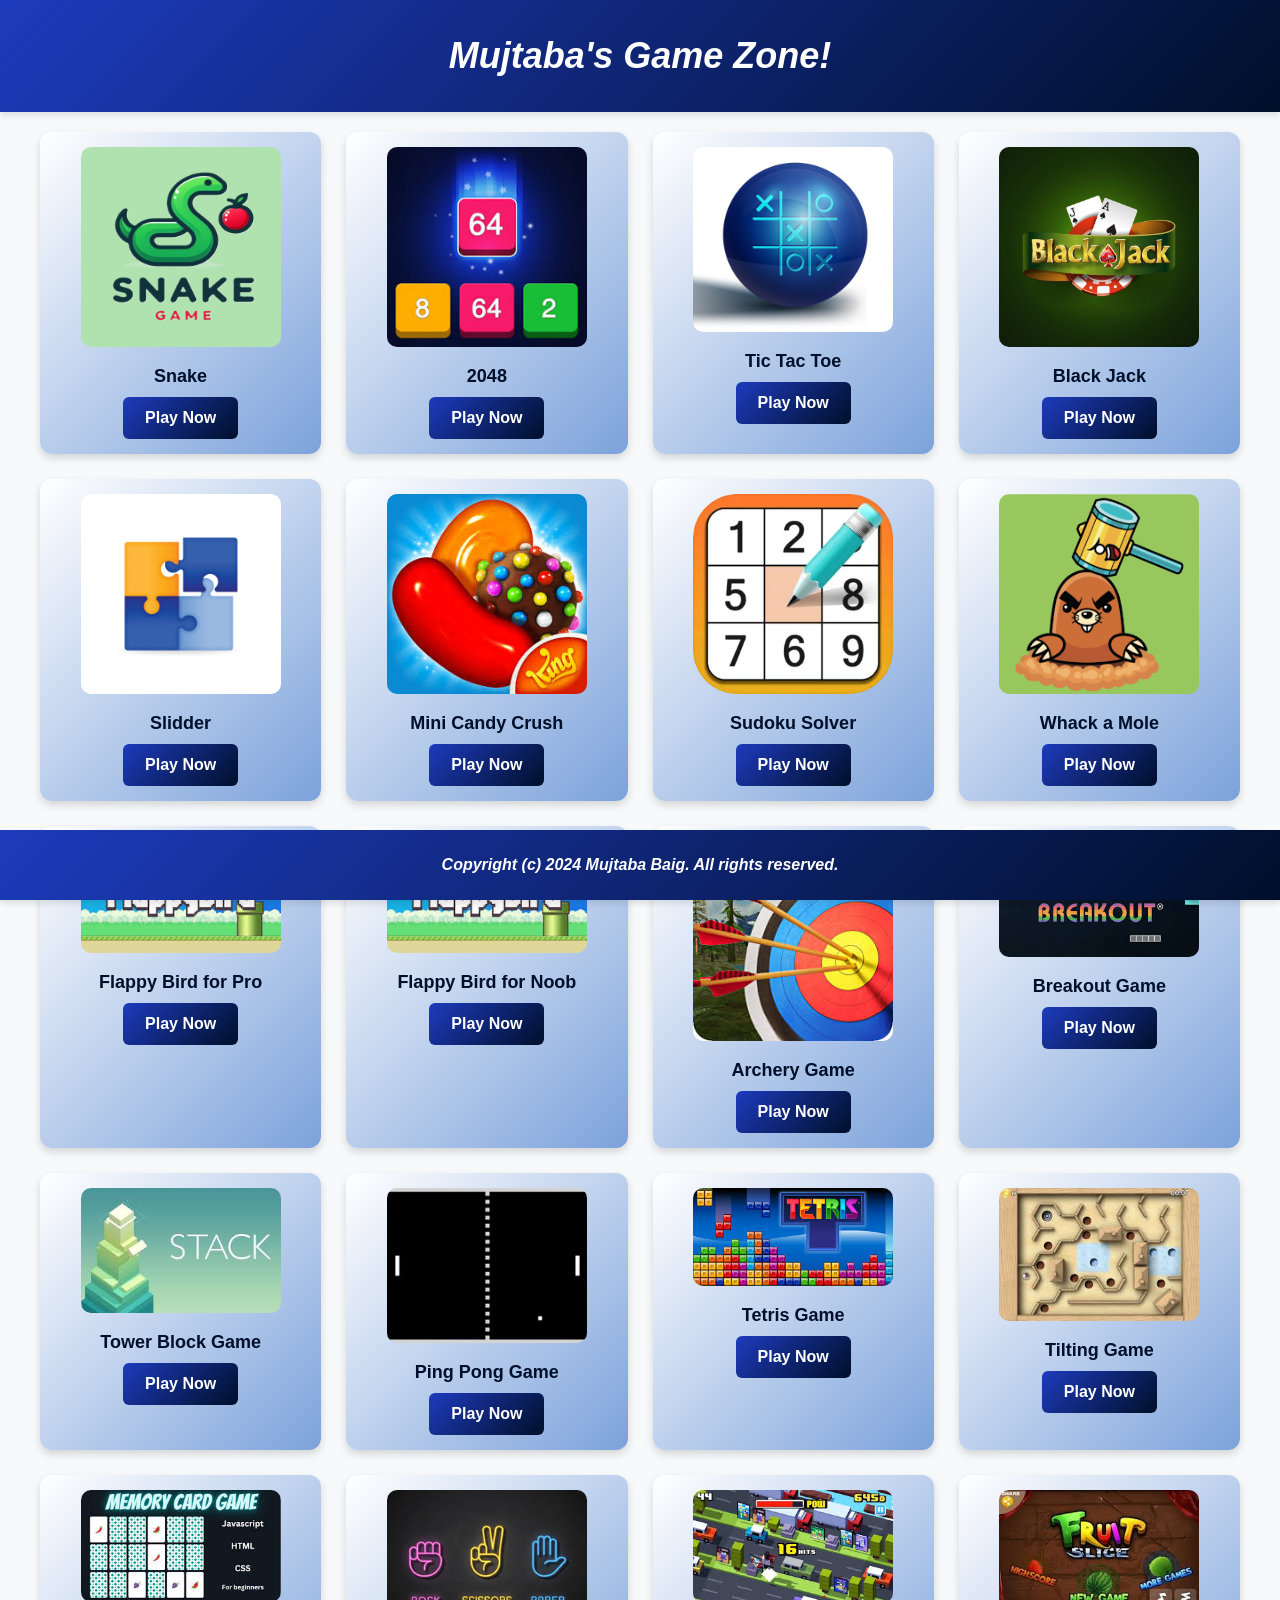
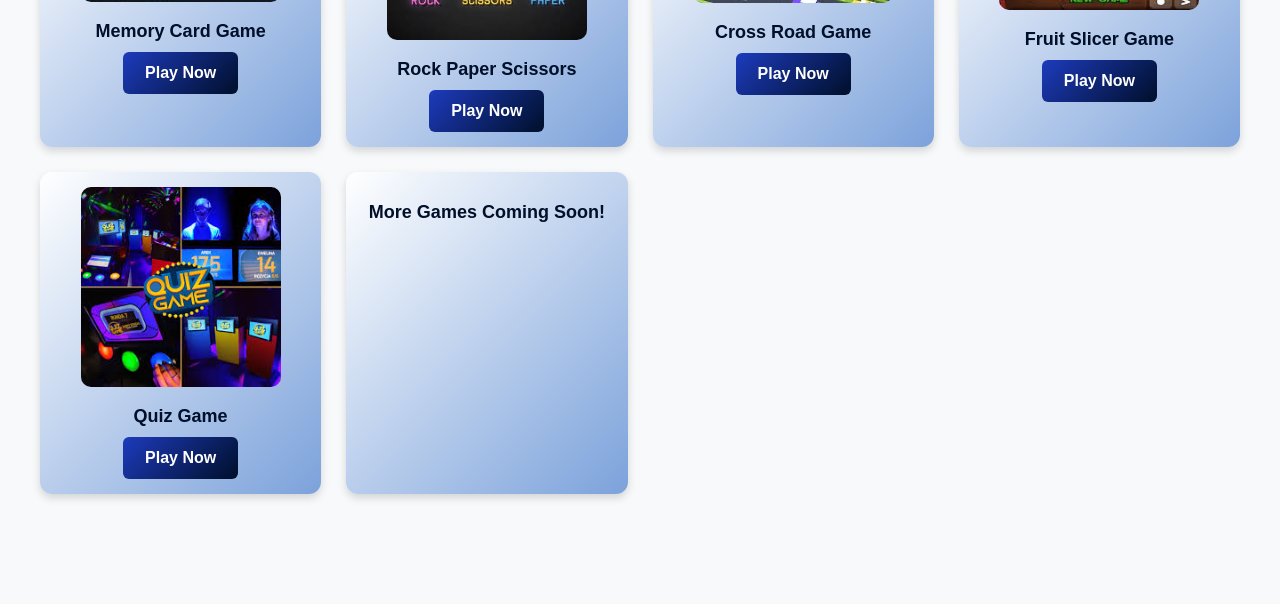
<file: index.html>
<!DOCTYPE html>
<html lang="en">
<head>
    <meta charset="UTF-8">
    <meta name="viewport" content="width=device-width, initial-scale=1.0">
    <link rel="stylesheet" href="style.css">
    <title>Mujtaba's Game Zone</title>
    <link rel="icon" href="images/me.png" />
</head>
<body>
    <header>
        <h2>Mujtaba's Game Zone!</h2>
    </header>
    <main>
        <div class="grid-container">
            <!-- Box 1 -->
            <div class="grid-item">
                <img src="images/Snake.png" alt="Snake">
                <h4>Snake</h4>
                <button onclick="openGame('2_SnakeGame/index.html')">Play Now</button>
            </div>
            
            <!-- Box 2 -->
            <div class="grid-item">
                <img src="images/2024.jpeg" alt="2048">
                <h4>2048</h4>
                <button onclick="openGame('1_2048/index.html')">Play Now</button>
            </div>
            <!-- Box 3 -->
            <div class="grid-item">
                <img src="images/TicTacToeimg.jpg" alt="Tic Tac Toe">
                <h4>Tic Tac Toe</h4>
                <button onclick="openGame('3_TicTacToe/index.html')">Play Now</button>
            </div>
            <!-- Box 4 -->
            <div class="grid-item">
                <img src="images/BlackJack.jpg" alt="Black Jack">
                <h4>Black Jack</h4>
                <button onclick="openGame('4_BlackJackGame/index.html')">Play Now</button>
            </div>
            <!-- Box 5 -->
            <div class="grid-item">
                <img src="images/SlidingPuzzle.jpg" alt="Slidder">
                <h4>Slidder</h4>
                <button onclick="openGame('5_SlidePuzzle/index.html')">Play Now</button>
            </div>
            <!-- Box 6 -->
            <div class="grid-item">
                <img src="images/CandyCrush.jpeg" alt="Mini Candy Crush">
                <h4>Mini Candy Crush</h4>
                <button onclick="openGame('6_CandyCrush/index.html')">Play Now</button>
            </div>
            <!-- Box 7 -->
            <div class="grid-item">
                <img src="images/sudoku.jpg" alt="Sudoku Solver">
                <h4>Sudoku Solver</h4>
                <button onclick="openGame('7_SudokuSolver/index.html')">Play Now</button>
            </div>
            <!-- Box 8 -->
            <div class="grid-item">
                <img src="images/WhackAMole.png" alt="Whack a Mole">
                <h4>Whack a Mole</h4>
                <button onclick="openGame('8_WhackAMole/index.html')">Play Now</button>
            </div>
            <!-- Box 9 -->
            <div class="grid-item">
                <img src="images/FlappyBird.png" alt="Flappy Bird">
                <h4>Flappy Bird for Pro</h4>
                <button onclick="openGame('floppybird-gh-pages/index.html')">Play Now</button>
            </div>
            <!-- Box 10 -->
            <div class="grid-item">
                <img src="images/FlappyBird.png" alt="Flappy Bird">
                <h4>Flappy Bird for Noob</h4>
                <button onclick="openGame('19-Flappy-Bird-Game/index.html')">Play Now</button>
            </div>
            <!-- Box 11 -->
            <div class="grid-item"> 
                <img src="images/20-Archery-Game.png" alt="Archery-Game">
                <h4>Archery Game</h4>
                <button onclick="openGame('02-Archery-Game/index.html')">Play Now</button> 
            </div>
            <!-- Box 12 -->
            <div class="grid-item"> 
                <img src="images/breakOut.png" alt="breakOut">
                <h4>Breakout Game</h4>
                <button onclick="openGame('04-Breakout-Game/index.html')">Play Now</button> 
            </div>
            <!-- Box 13 -->
            <div class="grid-item"> 
                <img src="images/Tower-Block.png" alt="Tower-Block"> 
                <h4>Tower Block Game</h4>
                <button onclick="openGame('06-Tower-Blocks/index.html')">Play Now</button> 
            </div>
            <!-- Box 14 -->
            <div class="grid-item">
                <img src="images/PingPong.png" alt="Ping-Pong">
                <h4>Ping Pong Game</h4>
                <button onclick="openGame('07-Ping-Pong-Game/index.html')">Play Now</button>    
            </div>
            <!-- Box 15 -->
            <div class="grid-item">
                <img src="images/Tetriss.png" alt="Tetris">
                <h4>Tetris Game</h4>
                <button onclick="openGame('08-Tetris-Game/index.html')">Play Now</button>
            </div>
            <!-- Box 16 -->
            <div class="grid-item">
                <img src= "images/tilting.png" alt="Tilting">
                <h4>Tilting Game</h4>
                <button onclick="openGame('09-Tilting-Maze-Game/index.html')">Play Now</button>
            </div>
            <!-- Box 17 -->
            <div class="grid-item">
                <img src="images/memorycardgame.png" alt="Memory Card Game">    
                <h4>Memory Card Game</h4>
                <button onclick="openGame('10-Memory-Card-Game/index.html')">Play Now</button>
            </div>

            <!-- Box 18 -->
            <div class="grid-item">
                <img src="images/rcp.png" alt="Rock Paper Scissors">
                <h4>Rock Paper Scissors</h4>
                <button onclick="openGame('11-Rock-Paper-Scissors/index.html')">Play Now</button>
            </div>

            <!-- Box 19 -->
            <div class="grid-item"> 
                <img src="images/crossroad.png" alt="Cross Road">
                <h4>Cross Road Game</h4>
                <button onclick="openGame('12-Crossy-Road-Game/index.html')">Play Now</button> 
            </div>
            <!-- Box 20 -->
            <div class="grid-item"> 
                <img src="images/fruitslicer.png" alt=" Fruit Slicer">
                <h4>Fruit Slicer Game</h4>
                <button onclick="openGame('26-Fruit-Slicer-Game/index.html')">Play Now</button> 
            </div>
               
            <!-- Box 21 -->
            <div class="grid-item"> 
                <img src="images/quiz.png" alt="quiz">
                <h4>Quiz Game</h4>
                <button onclick="openGame('27-Quiz-Game/index.html')">Play Now</button>
            </div>
             







            <div class="grid-item">
                <h4>More Games Coming Soon!</h4>
            </div>
        </div>
    </main>
    <footer class="footer">
        <p>Copyright (c) 2024 Mujtaba Baig. All rights reserved.</p>
    </footer>
    <script src="script.js"></script>
</body>
</html>
</file>
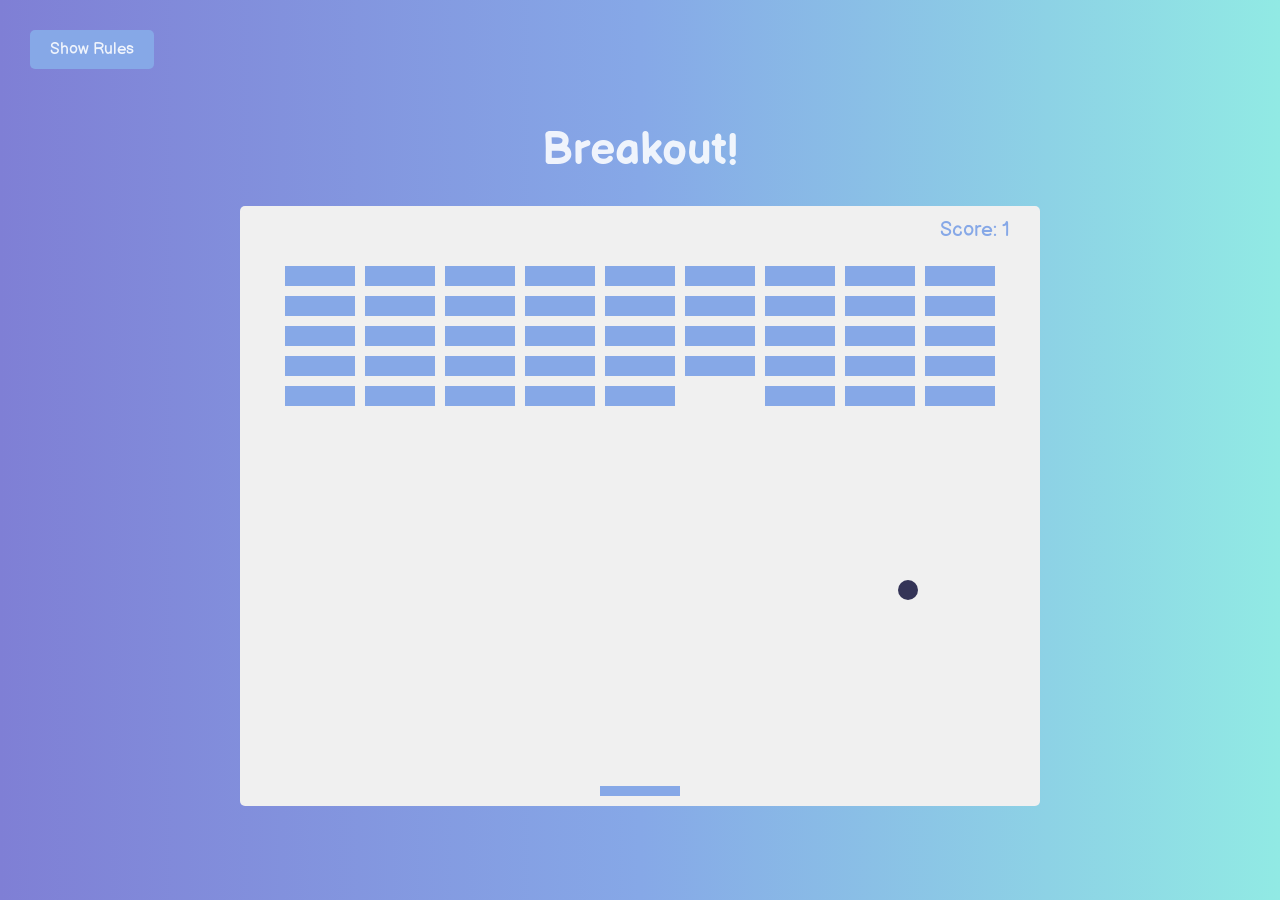
<file: 04-Breakout-Game/index.html>
<!DOCTYPE html>
<html lang="en">
  <head>
    <meta charset="UTF-8" />
    <meta name="viewport" content="width=device-width, initial-scale=1.0" />
    <link rel="stylesheet" href="style.css" />
    <title>Breakout Game</title>
   
  </head>
  <body>
    <h1>Breakout!</h1>
    <button id="rules-btn" class="btn rules-btn">Show Rules</button>
    <div id="rules" class="rules">
      <h2>How To Play:</h2>
      <p>
        Use your right and left keys to move the paddle to bounce the ball up
        and break the blocks.
      </p>
      <p>If you miss the ball, your score and the blocks will reset.</p>
      <button id="close-btn" class="btn">Close</button>
    </div>
    <canvas id="canvas"></canvas>
    <script src="script.js"></script>
  </body>
</html>
</file>
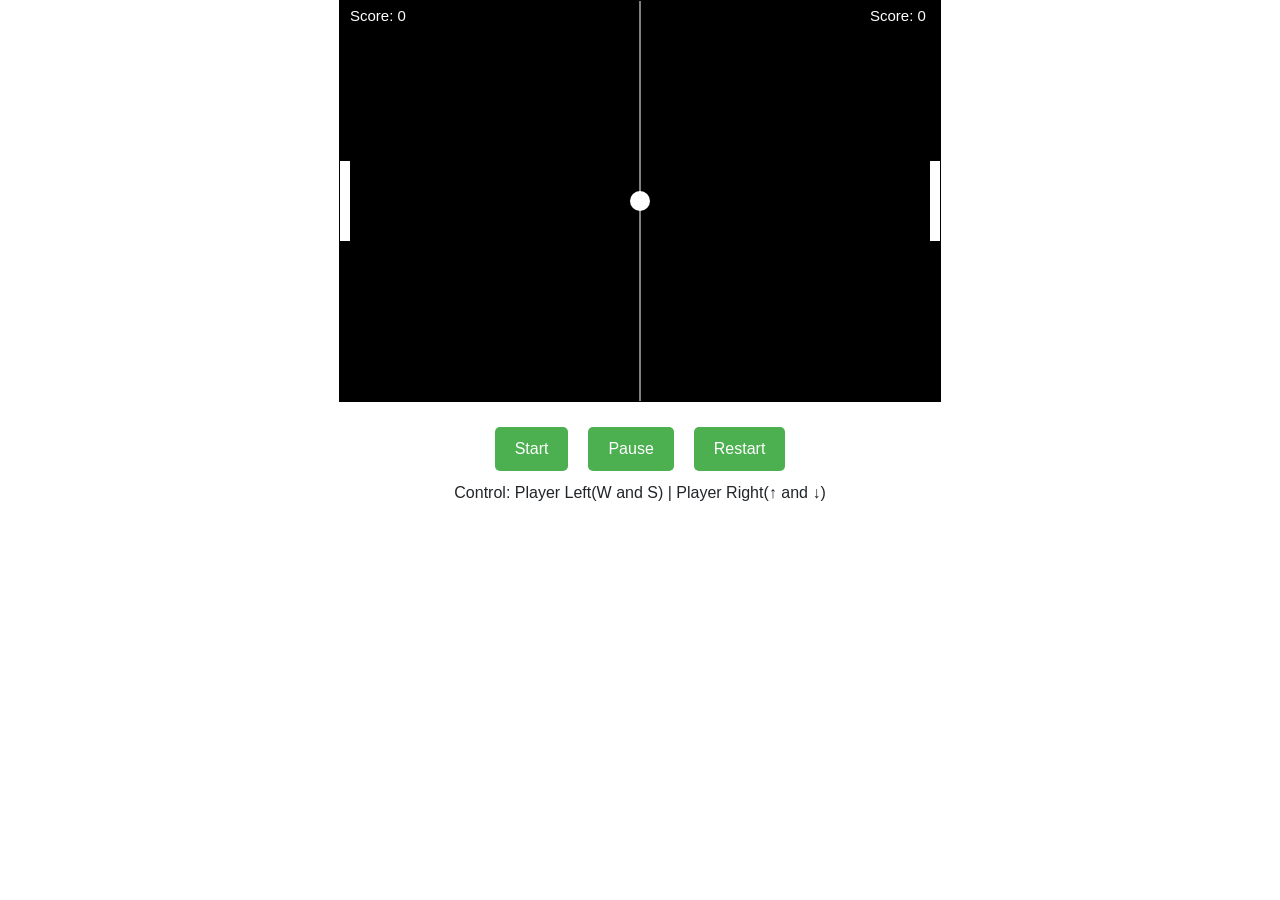
<file: 07-Ping-Pong-Game/index.html>
<!DOCTYPE html>
<html>
  <head>
    <title> Ping Pong Game</title>
    <!-- Add the Bootstrap CSS file -->
    <link
      rel="stylesheet"
      href="https://maxcdn.bootstrapcdn.com/bootstrap/4.0.0/css/bootstrap.min.css"
    />

  
    <link rel="stylesheet" href="style.css" />
    <style>
      canvas {
        border: 1px solid black;
      }
    </style>
  </head>
  <body>
    <div class="container">
      <canvas id="canvas" width="600" height="400"></canvas>
    </div>
    <div class="button">
      <button id="start-btn" class="btn">Start</button>
      <button id="pause-btn" class="btn">Pause</button>
      <button id="restart-btn" class="btn">Restart</button>
    </div>
    <p class="control">Control: Player Left(W and S) | Player Right(↑ and ↓)</p>
    <!-- Add a modal element with an ID -->
    <div class="modal" tabindex="-1" role="dialog" id="message-modal">
      <div class="modal-dialog" role="document">
        <div class="modal-content">
          <div class="modal-body">
            <h5 id="message"></h5>
          </div>
          <div class="modal-footer">
            <button
              type="button"
              id="message-modal-close"
              class="btn btn-secondary"
              data-dismiss="modal"
            >
              Close
            </button>
          </div>
        </div>
      </div>
    </div>

    <script src="https://code.jquery.com/jquery-3.6.0.min.js"></script>
    <script src="https://maxcdn.bootstrapcdn.com/bootstrap/4.0.0/js/bootstrap.min.js"></script>
    <script src="script.js"></script>
  </body>
</html>
</file>
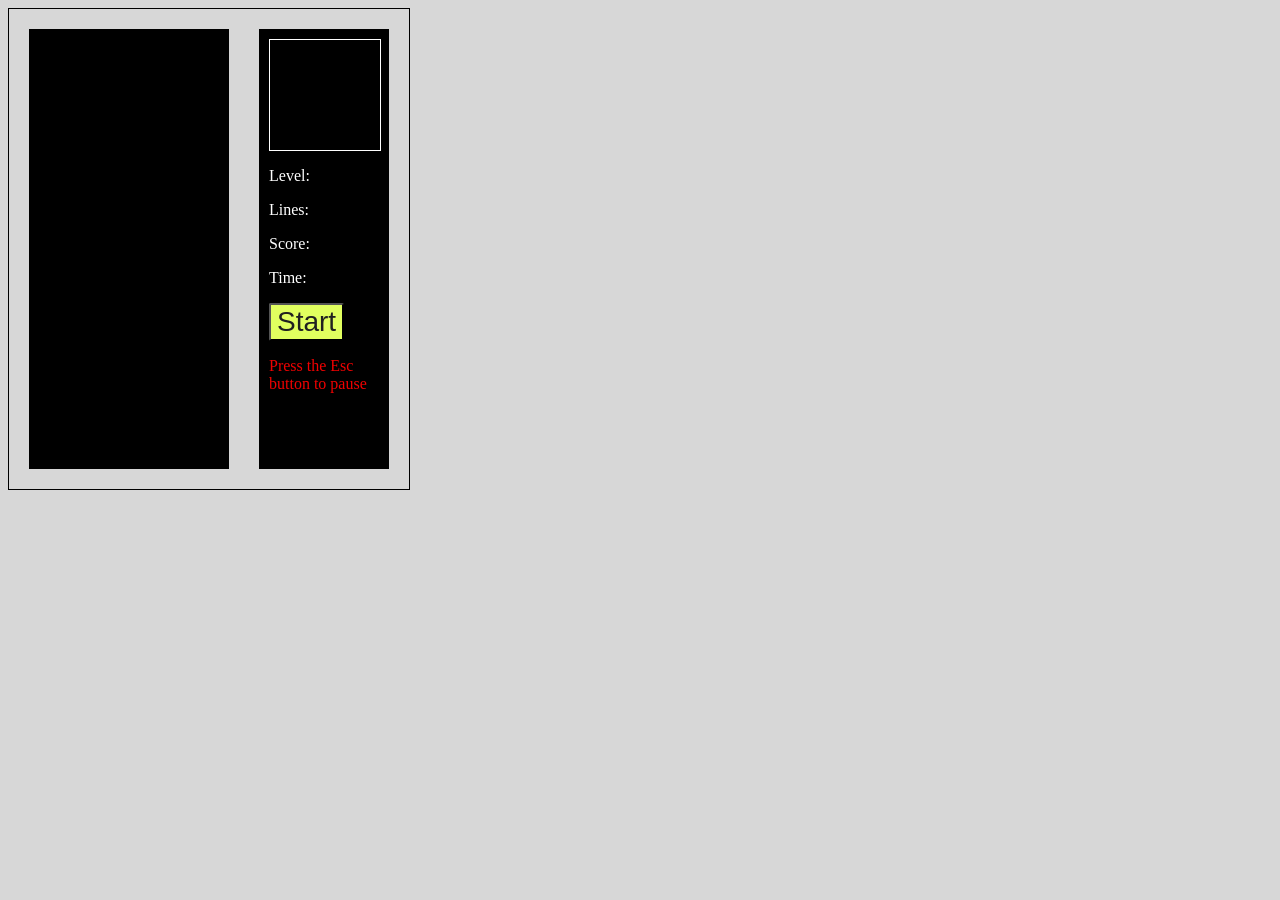
<file: 08-Tetris-Game/index.html>
<!DOCTYPE html>
<html>
  <head>
    <title> Tetris Game</title>
    <link rel="stylesheet" type="text/css" href="style.css" />
    

  
  </head>                                                       
  <body>
    <div id="tetris">
      <div id="info">
        <div id="next_shape"></div>
        <p id="level">Level: <span></span></p>
        <p id="lines">Lines: <span></span></p>
        <p id="score">Score: <span></span></p>
        <p id="time">Time: <span></span></p>
        <button id="start">Start</button>
        <p class="red">Press the Esc button to pause<span></span></p>
      </div>
      <div id="canvas"></div>
    </div>
    <script type="text/javascript" src="script.js"></script>
  </body>
</html>
</file>
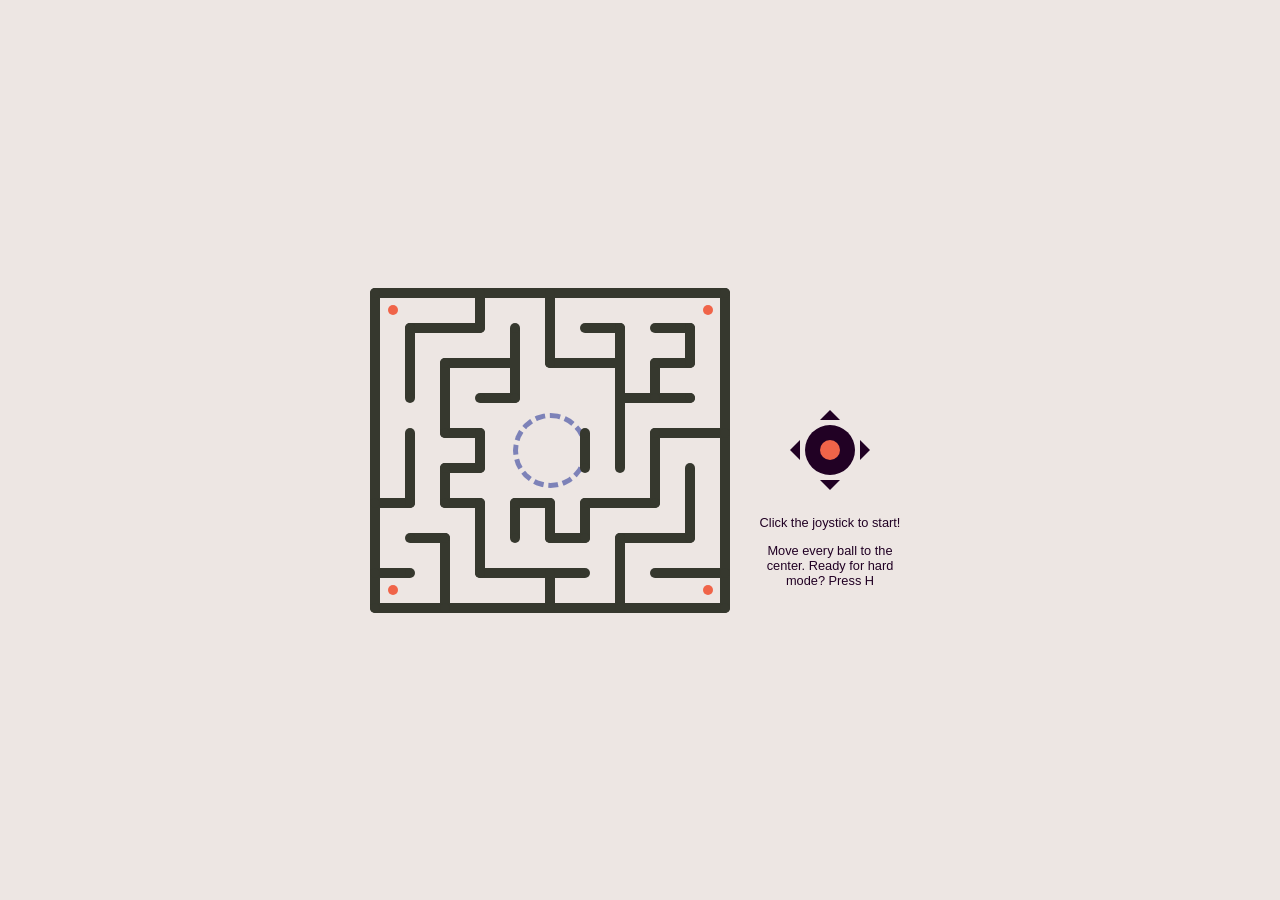
<file: 09-Tilting-Maze-Game/index.html>
<!DOCTYPE html>
<html lang="en">
  <head>
    <title>Tilting Maze game</title>
    <meta charset="UTF-8" />
    <meta name="viewport" content="width=device-width" />
    <link rel="stylesheet" href="style.css" />
  
  </head>
  <body>
    <div id="center">
      <div id="game">
        <div id="maze">
          <div id="end"></div>
        </div>
        <div id="joystick">
          <div class="joystick-arrow"></div>
          <div class="joystick-arrow"></div>
          <div class="joystick-arrow"></div>
          <div class="joystick-arrow"></div>
          <div id="joystick-head"></div>
        </div>
        <div id="note">
          Click the joystick to start!
          <p>Move every ball to the center. Ready for hard mode? Press H</p>
        </div>
      </div>
    </div>
    <script src="script.js"></script>
  </body>
</html>
</file>
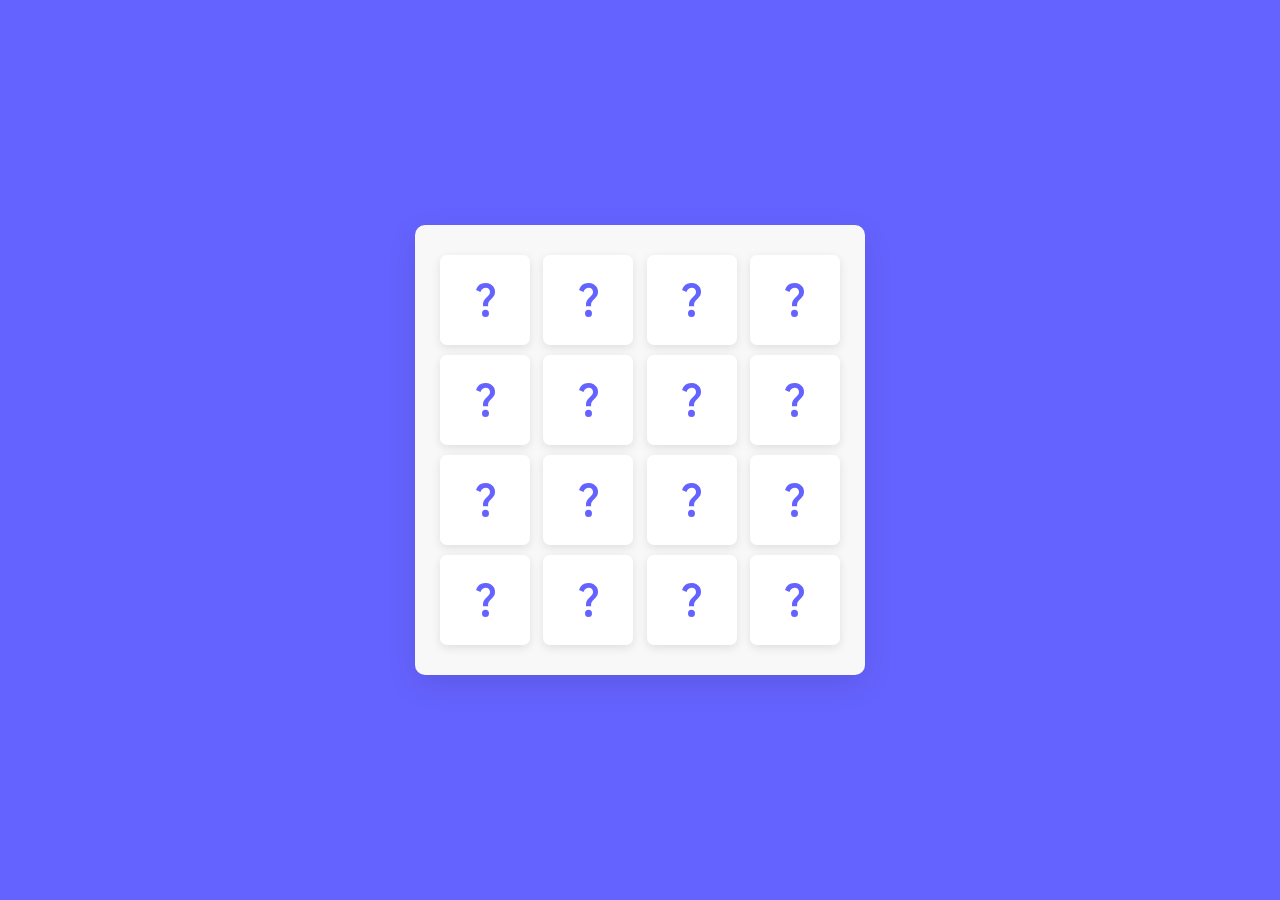
<file: 10-Memory-Card-Game/index.html>
<!doctype html>
<html lang="en" dir="ltr"> 
 <head> 
  <meta charset="utf-8"> 
  <title>Memory Card Game</title> 

 
	<link rel="icon" href="https://i.ibb.co/M6KTWnf/pic.jpg">
  <link rel="stylesheet" href="style.css"> 
  <meta name="viewport" content="width=device-width, initial-scale=1.0"> 
 </head> 
 <body> 
  <div class="wrapper"> 
   <ul class="cards"> 
    <li class="card"> 
     <div class="view front-view"> 
      <img src="images/que_icon.svg" alt="icon"> 
     </div> 
     <div class="view back-view"> 
      <img src="images/img-1.png" alt="card-img"> 
     </div> </li> 
    <li class="card"> 
     <div class="view front-view"> 
      <img src="images/que_icon.svg" alt="icon"> 
     </div> 
     <div class="view back-view"> 
      <img src="images/img-6.png" alt="card-img"> 
     </div> </li> 
    <li class="card"> 
     <div class="view front-view"> 
      <img src="images/que_icon.svg" alt="icon"> 
     </div> 
     <div class="view back-view"> 
      <img src="images/img-3.png" alt="card-img"> 
     </div> </li> 
    <li class="card"> 
     <div class="view front-view"> 
      <img src="images/que_icon.svg" alt="icon"> 
     </div> 
     <div class="view back-view"> 
      <img src="images/img-2.png" alt="card-img"> 
     </div> </li> 
    <li class="card"> 
     <div class="view front-view"> 
      <img src="images/que_icon.svg" alt="icon"> 
     </div> 
     <div class="view back-view"> 
      <img src="images/img-1.png" alt="card-img"> 
     </div> </li> 
    <li class="card"> 
     <div class="view front-view"> 
      <img src="images/que_icon.svg" alt="icon"> 
     </div> 
     <div class="view back-view"> 
      <img src="images/img-5.png" alt="card-img"> 
     </div> </li> 
    <li class="card"> 
     <div class="view front-view"> 
      <img src="images/que_icon.svg" alt="icon"> 
     </div> 
     <div class="view back-view"> 
      <img src="images/img-2.png" alt="card-img"> 
     </div> </li> 
    <li class="card"> 
     <div class="view front-view"> 
      <img src="images/que_icon.svg" alt="icon"> 
     </div> 
     <div class="view back-view"> 
      <img src="images/img-6.png" alt="card-img"> 
     </div> </li> 
    <li class="card"> 
     <div class="view front-view"> 
      <img src="images/que_icon.svg" alt="icon"> 
     </div> 
     <div class="view back-view"> 
      <img src="images/img-3.png" alt="card-img"> 
     </div> </li> 
    <li class="card"> 
     <div class="view front-view"> 
      <img src="images/que_icon.svg" alt="icon"> 
     </div> 
     <div class="view back-view"> 
      <img src="images/img-4.png" alt="card-img"> 
     </div> </li> 
    <li class="card"> 
     <div class="view front-view"> 
      <img src="images/que_icon.svg" alt="icon"> 
     </div> 
     <div class="view back-view"> 
      <img src="images/img-5.png" alt="card-img"> 
     </div> </li> 
    <li class="card"> 
     <div class="view front-view"> 
      <img src="images/que_icon.svg" alt="icon"> 
     </div> 
     <div class="view back-view"> 
      <img src="images/img-4.png" alt="card-img"> 
     </div> </li> 
    <li class="card"> 
     <div class="view front-view"> 
      <img src="images/que_icon.svg" alt="icon"> 
     </div> 
     <div class="view back-view"> 
      <img src="images/img-4.png" alt="card-img"> 
     </div> </li> 
    <li class="card"> 
     <div class="view front-view"> 
      <img src="images/que_icon.svg" alt="icon"> 
     </div> 
     <div class="view back-view"> 
      <img src="images/img-4.png" alt="card-img"> 
     </div> </li> 
    <li class="card"> 
     <div class="view front-view"> 
      <img src="images/que_icon.svg" alt="icon"> 
     </div> 
     <div class="view back-view"> 
      <img src="images/img-4.png" alt="card-img"> 
     </div> </li> 
    <li class="card"> 
     <div class="view front-view"> 
      <img src="images/que_icon.svg" alt="icon"> 
     </div> 
     <div class="view back-view"> 
      <img src="images/img-4.png" alt="card-img"> 
     </div> </li> 
   </ul> 
  </div> 
  <script src="script.js"></script> 
 
</body></html>
</file>
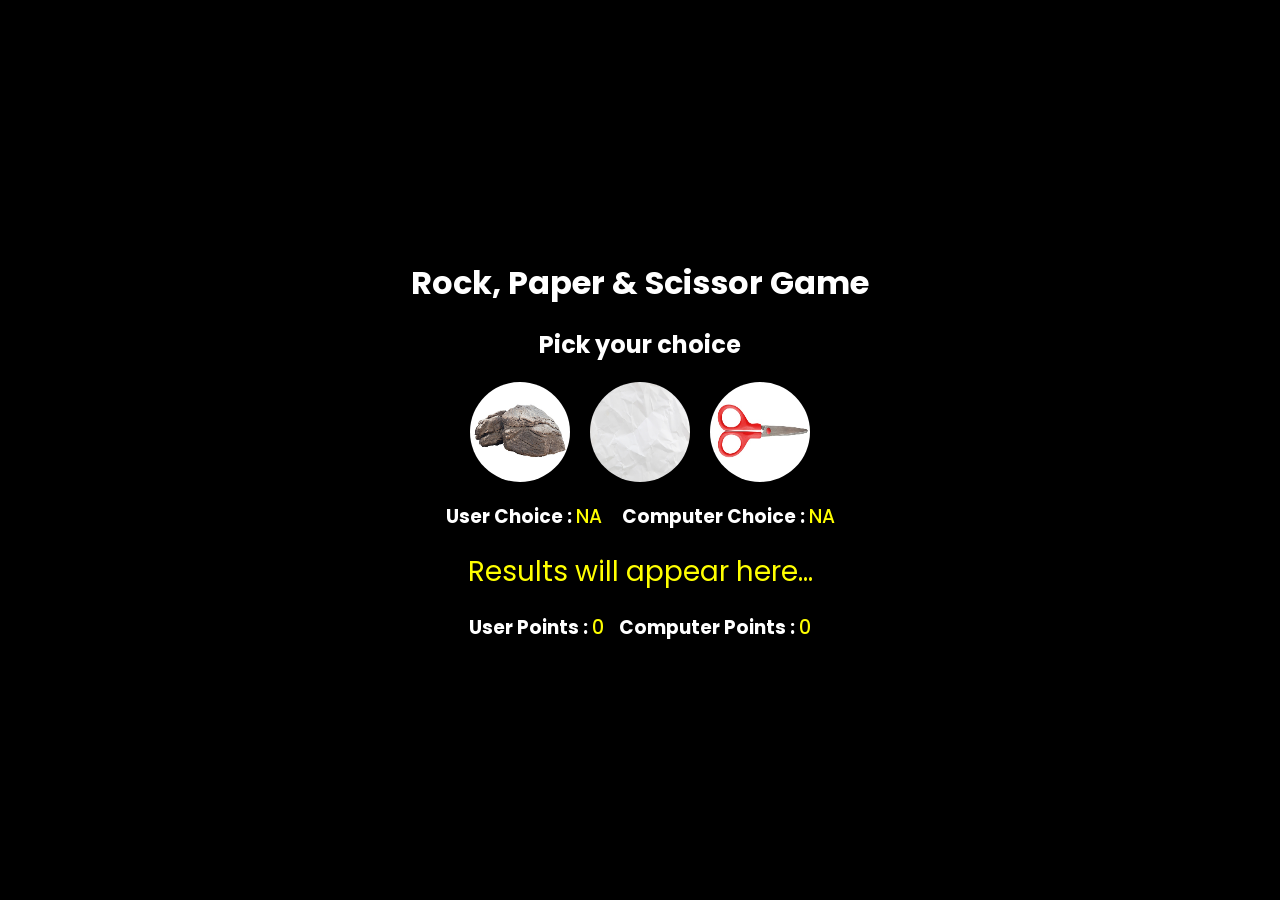
<file: 11-Rock-Paper-Scissors/index.html>
<!DOCTYPE html>
<html lang="en">

<head>
    <meta charset="UTF-8">
    <meta http-equiv="X-UA-Compatible" content="IE=edge">
    <meta name="viewport" content="width=device-width, initial-scale=1.0">
    <title>Rock Paper & Scissor</title>

    
    <link rel="stylesheet" href="style.css">
</head>

<body>

    <div class="container">
        <h1>Rock, Paper & Scissor Game</h1>
        <h2>Pick your choice</h2>
        <div class="choices">
            <img src="images/rock.jpg" alt="rock" id="rock">
            <img src="images/paper.jpg" alt="paper" id="paper">
            <img src="images/scissor.jpg" alt="scissor" id="scissor">
        </div>
        <div class="both-choices">
            <h3>User Choice : <span class="user-choice">NA</span></h3>
            <h3>Computer Choice : <span class="computer-choice">NA</span></h3>
        </div>
        <p class="result">Results will appear here...</p>
        <div class="points">
            <h3>User Points : <span class="user-points">0</span></h3>
            <h3>Computer Points : <span class="computer-points">0</span></h3>
        </div>
    </div>

    <script src="index.js"></script>
</body>

</html>
</file>
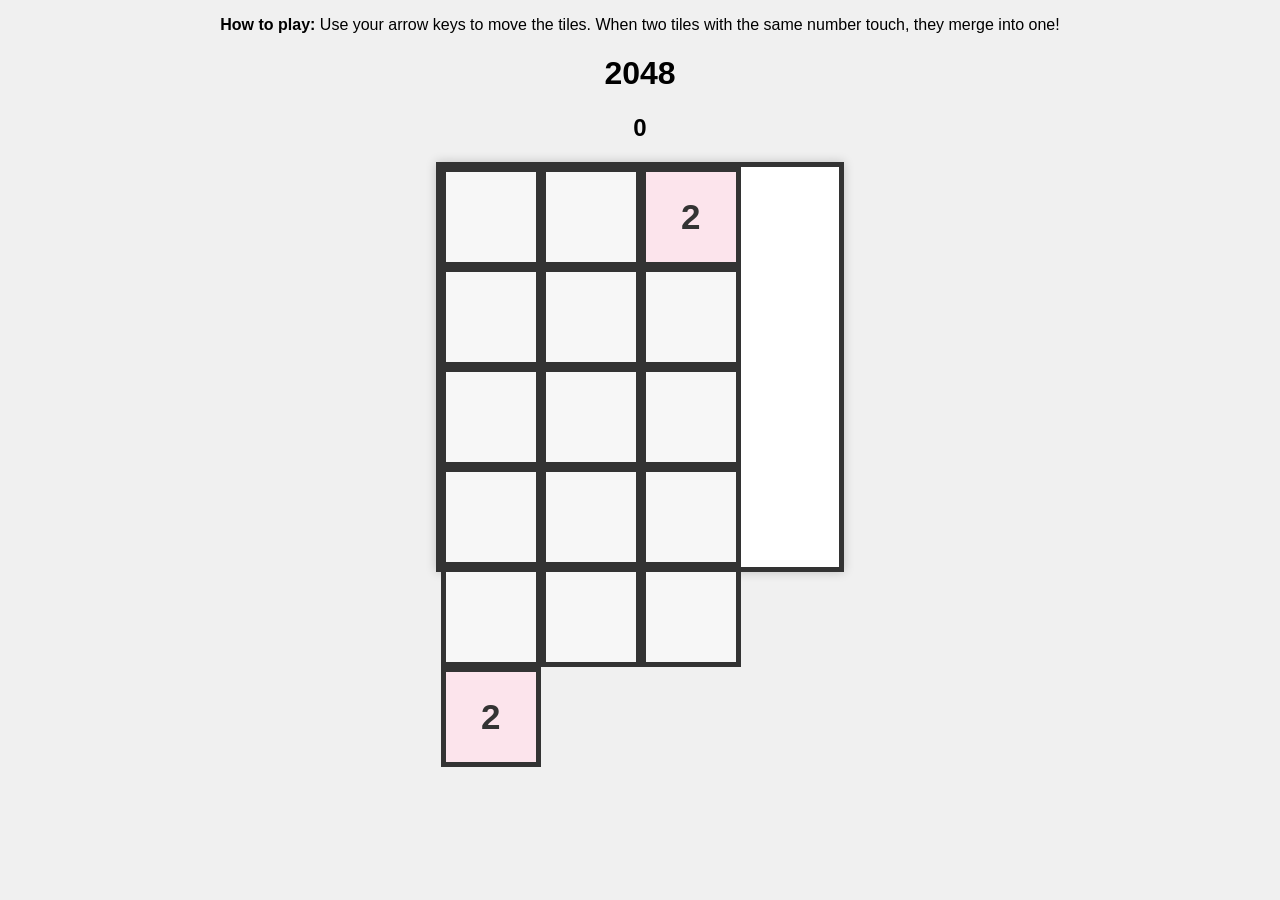
<file: 1_2048/index.html>
<!DOCTYPE html>
<html lang="en">
    <head>
        <meta charset="UTF-8">
        <meta name="viewport" content="width=device-width, initial-scale=1.0">
        <title>2048</title>
        <link rel="stylesheet" href="style.css">
    </head>
    <body>
    <p class="game-explanation">
        <strong class="important">How to play:</strong>
        Use your arrow keys to move the tiles. When two tiles with the same
        number touch, they merge into one!
      </p>

    <h1>2048</h1>
    
    <h2 id="score">Score: 0</h2>
    <div id="board"></div>
    <div id="game-over" class="hidden">Game Over! Your score is 0</div>
    <button id="restart-button" class="hidden">Restart Game</button>
    <script src="script.js"></script>
    
      
</body>
</html>
</file>
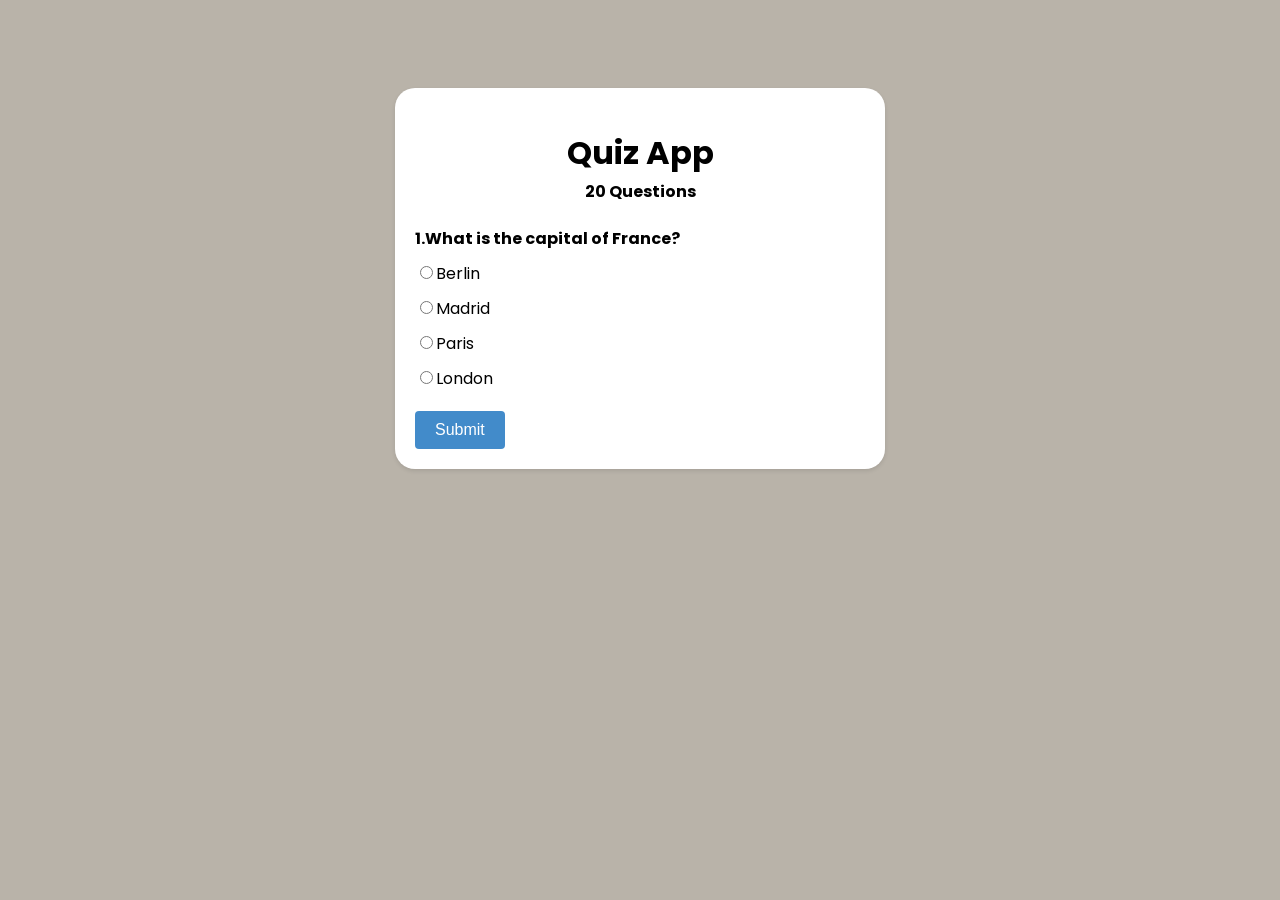
<file: 27-Quiz-Game/index.html>
<!DOCTYPE html>
<html>
  <head>
    <title>Quiz Game</title>
    <link rel="stylesheet" href="style.css" />
  
  </head>
  <body>
    <div class="container">
      <h1 style="margin-bottom: 2px;">Quiz App</h1>
      <h4 style="margin-top: 0px;">20 Questions</h4>
      <div id="quiz"></div>
      <div id="result" class="result"></div>
      <button id="submit" class="button">Submit</button>
      <button id="retry" class="button hide">Retry</button>
      <button id="showAnswer" class="button hide">Show Answer</button>
    </div>
    <script src="script.js"></script>
  </body>
</html>
</file>
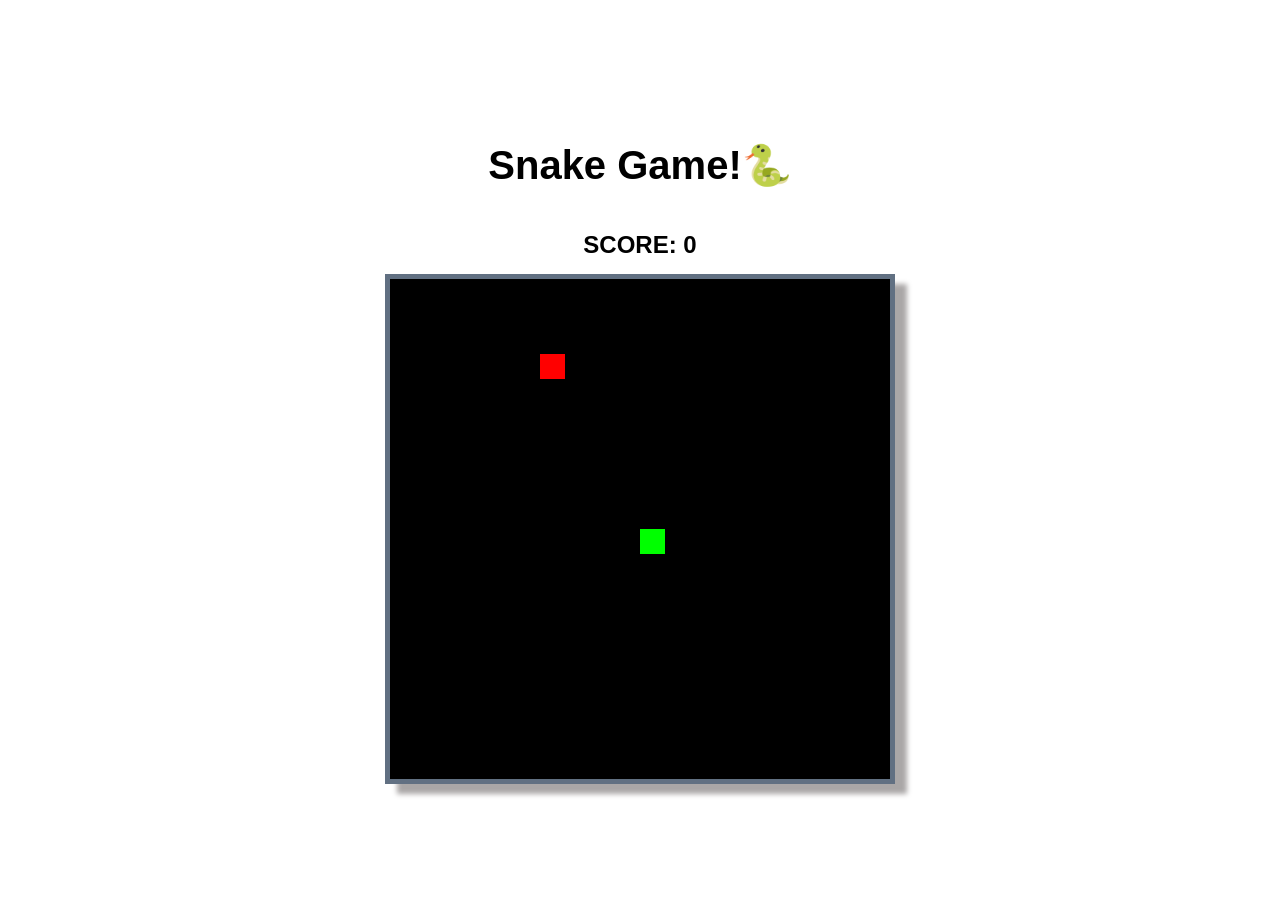
<file: 2_SnakeGame/index.html>
<!DOCTYPE html>
<html lang="en">
<head>
    <meta charset="UTF-8">
    <meta name="viewport" content="width=device-width, initial-scale=1.0">
    <title>Snake Game</title>
    <link rel="stylesheet" href="style.css">
    
</head>
<body>
    <h1>Snake Game!🐍</h1>
    <h4 id="score">SCORE: 0</h4>
    <canvas id="board"></canvas>
    <script src="script.js"></script>
   
</body>
</html>
</file>
<file: style.css>
/* styles.css */
body {
    font-family: 'Poppins', sans-serif;
    font-weight: 500;
    margin: 0;
    padding: 0;
    background-color: #f8f9fa;
    overflow-x: hidden;
}

/* Header */
header {
    background: linear-gradient(135deg, #1d3bbd 0%, #000f2a 100%);
    color: #ffffff;
    padding: 15px 20px;
    text-align: center;
    font-size: 24px;
    font-style: oblique;
    font-weight: 700;
    transition: padding 0.3s ease, font-size 0.3s ease;
    position: sticky;
    top: 0;
    z-index: 1000;
    box-shadow: 0 4px 6px rgba(0, 0, 0, 0.1);
}

header h2 {
    margin: 20px 0;
    transition: color 0.3s ease;
}

header:hover h2 {
    color: #ffcc00;
}

/* Main Content */
main {
    padding: 20px 40px;
    transition: padding 0.3s ease;
}

/* Grid Layout */
.grid-container {
    display: grid;
    grid-template-columns: repeat(4, 1fr);
    gap: 25px;
    transition: grid-template-columns 0.3s ease;
}

/* Grid Items */
.grid-item {
    background: linear-gradient(135deg, #ffffff 0%, #7ca2db 100%);
    padding: 15px;
    border-radius: 12px;
    text-align: center;
    box-shadow: 0 4px 8px rgba(0, 0, 0, 0.15);
    transition: transform 0.3s ease, box-shadow 0.3s ease;
    position: relative;
    overflow: hidden;
}

.grid-item::before {
    content: "";
    position: absolute;
    top: 0;
    left: -100%;
    width: 100%;
    height: 100%;
    background: linear-gradient(135deg, rgba(255, 255, 255, 0.3), rgba(255, 255, 255, 0));
    transition: left 0.3s ease;
}

.grid-item:hover::before {
    left: 100%;
}

.grid-item:hover {
    transform: translateY(-5px);
    box-shadow: 0 10px 20px rgba(0, 0, 0, 0.25);
    background: linear-gradient(135deg, #ffffff 0%, #041376 100%);
}

.grid-item img {
    width: 100%;
    max-width: 200px;
    height: auto;
    border-radius: 10px;
    transition: transform 0.4s ease-in-out, opacity 0.3s ease-in-out;
}

.grid-item img:hover {
    transform: scale(1.1);
    opacity: 0.9;
}

/* Heading inside Grid Item */
.grid-item h4 {
    margin: 15px 0 10px;
    font-size: 18px;
    font-weight: bold;
    color: #000f2a;
    transition: font-size 0.3s ease, color 0.3s ease;
}

.grid-item h4:hover {
    color: #ffcc00;
}

/* Description Text */
.grid-item p {
    font-size: 14px;
    color: #333;
    margin-bottom: 15px;
    transition: font-size 0.3s ease, color 0.3s ease;
}

.grid-item p:hover {
    color: #666;
}

/* Button */
.grid-item button {
    background: linear-gradient(135deg, #1d3bbd 0%, #000f2a 100%);
    border: none;
    border-radius: 6px;
    color: #fff;
    cursor: pointer;
    font-size: 16px;
    padding: 12px 22px;
    font-weight: bold;
    transition: background 0.3s ease, transform 0.2s ease, box-shadow 0.3s ease;
}

.grid-item button:hover {
    background: #ffffff;
    color: #000154;
    transform: scale(1.05);
    border: 2px solid #000154;
    box-shadow: 0 8px 16px rgba(0, 0, 0, 0.2);
}

/* RESPONSIVE DESIGN */

/* Laptops (3 columns) */
@media (max-width: 1200px) {
    .grid-container {
        grid-template-columns: repeat(3, 1fr);
    }
    
    header {
        font-size: 22px;
        padding: 12px 18px;
    }

    .grid-item h4 {
        font-size: 17px;
    }

    .grid-item p {
        font-size: 13px;
    }
}

/* Tablets (2 columns) */
@media (max-width: 900px) {
    .grid-container {
        grid-template-columns: repeat(2, 1fr);
    }
    
    main {
        padding: 15px;
    }

    header {
        font-size: 20px;
        padding: 10px 15px;
    }

    .grid-item h4 {
        font-size: 16px;
    }

    .grid-item p {
        font-size: 12px;
    }

    .grid-item img {
        max-width: 180px;
    }
}

/* Mobile (1 column) */
@media (max-width: 600px) {
    .grid-container {
        grid-template-columns: repeat(1, 1fr);
    }
    
    main {
        padding: 10px;
    }

    header {
        font-size: 18px;
        padding: 8px 12px;
    }

    .grid-item h4 {
        font-size: 15px;
    }

    .grid-item p {
        font-size: 12px;
    }

    .grid-item img {
        max-width: 160px;
    }
}

.footer {
    background: linear-gradient(135deg, #1d3bbd 0%, #000f2a 100%);
    color: #ffffff;
    padding: 10px 10px;
    text-align: center;
    font-size: 16px;
    font-style: oblique;
    font-weight: 700;
    transition: padding 0.3s ease, font-size 0.3s ease;
    position: sticky;
    bottom: 0;
    z-index: 1000;
    box-shadow: 0 4px 6px rgba(0, 0, 0, 0.1);
    margin-top: 20px;
}
</file>
<file: 04-Breakout-Game/style.css>
@import url("https://fonts.googleapis.com/css2?family=Balsamiq+Sans:wght@400;700&display=swap");

:root {
  --background-color: #7f7fd5;
  --background-secondary-color: #91eae4;
  --canvas-color: #f0f0f0;
  --text-color: rgba(255, 255, 255, 0.87);
  --sidebar-color: #343457;
  --button-color: #86a8e7;
  --hover-color: #7db3e3;
}

* {
  box-sizing: border-box;
}

body {
  background-color: var(--background-color);
  background: linear-gradient(
    to right,
    var(--background-color),
    var(--button-color),
    var(--background-secondary-color)
  );
  font-family: "Balsamiq Sans", cursive;
  display: flex;
  flex-direction: column;
  align-items: center;
  justify-content: center;
  min-height: 100vh;
  margin: 0;
}

h1 {
  font-size: 2.75rem;
  color: var(--text-color);
}

canvas {
  background-color: var(--canvas-color);
  display: block;
  border-radius: 5px;
  width: 800px;
  max-width: 96%;
}

.btn {
  cursor: pointer;
  border: 0;
  padding: 0.625rem 1.25rem;
  background-color: var(--button-color);
  color: var(--text-color);
  border-radius: 5px;
  font-family: inherit;
  font-size: 1rem;
}

.btn:focus {
  outline: 0;
}

.btn:hover {
  background-color: var(--hover-color);
}

.btn:active {
  transform: scale(0.98);
}

.rules-btn {
  position: absolute;
  top: 1.875rem;
  left: 1.875rem;
}

.rules {
  position: absolute;
  top: 0;
  left: 0;
  background-color: var(--sidebar-color);
  color: var(--text-color);
  min-height: 100vh;
  width: 400px;
  padding: 3rem;
  line-height: 1.5;
  transform: translateX(-400px);
  transition: transform 1s ease-in-out;
}

.rules.show {
  transform: translateX(0);
}
</file>
<file: 07-Ping-Pong-Game/style.css>
.container {
  display: flex;
  flex-direction: column;
  align-items: center;
  justify-content: center;
}

.button {
  display: flex;
  justify-content: center;
  margin-top: 15px;
}

.btn {
  background-color: #4caf50;
  border: none;
  color: white;
  padding: 10px 20px;
  text-align: center;
  text-decoration: none;
  display: inline-block;
  font-size: 16px;
  margin: 10px;
  cursor: pointer;
  border-radius: 5px;
}

.btn:hover {
  background-color: #3e8e41;
}

.control {
  text-align: center;
}

canvas {
  background: #000;
}
</file>
<file: 08-Tetris-Game/style.css>
body {
  overflow: hidden;
  background: #d7d7d7;
}
#tetris {
  width: 360px;
  border: 1px solid black;
  padding: 20px;
}
#canvas {
  width: 200px;
  height: 440px;
  background-color: #000;
  position: relative;
  color: #fff;
}
#canvas h1 {
  margin: 0;
  padding: 0;
  text-align: center;
  font-size: 30px;
  padding-top: 200px;
}
.piece {
  border: 1px solid white;
  position: absolute;
}

#start {
  animation: blink 0.7s steps(2, start) infinite;
  background: #e1ff5f;
  border-radius: 2px;
  color: #202020;
  cursor: pointer;
  font-size: 28px;
}

@keyframes blink {
  to {
    outline: #e1ff5f solid 1px;
  }
}

.red {
  color: #f00000;
}

.square {
  position: absolute;
  width: 19px;
  height: 19px;
  border: 1px solid white;
}
.type0 {
  background-color: #a000f0;
}
.type1 {
  background-color: #00f0f0;
}
.type2 {
  background-color: #f0a000;
}
.type3 {
  background-color: #0000f0;
}
.type4 {
  background-color: #00f000;
}
.type5 {
  background-color: #f00000;
}
.type6 {
  background-color: #f0f000;
}
#next_shape {
  position: relative;
  background-color: #000;
  border: 1px solid white;
  width: 110px;
  height: 110px;
}
#info {
  background-color: #000;
  color: #fff;
  float: right;
  width: 110px;
  height: 420px;
  padding: 10px;
}
</file>
<file: 09-Tilting-Maze-Game/style.css>
body {
  --background-color: #ede6e3;
  --wall-color: #36382e;
  --joystick-color: #210124;
  --joystick-head-color: #f06449;
  --ball-color: #f06449;
  --end-color: #7d82b8;
  --text-color: #210124;

  font-family: "Segoe UI", Tahoma, Geneva, Verdana, sans-serif;
  background-color: var(--background-color);
}

html,
body {
  height: 100%;
  margin: 0;
}

#center {
  display: flex;
  align-items: center;
  justify-content: center;
  height: 100%;
}

#game {
  display: grid;
  grid-template-columns: auto 150px;
  grid-template-rows: 1fr auto 1fr;
  gap: 30px;
  perspective: 600px;
}

#maze {
  position: relative;
  grid-row: 1 / -1;
  grid-column: 1;
  width: 350px;
  height: 315px;
  display: flex;
  justify-content: center;
  align-items: center;
}

#end {
  width: 65px;
  height: 65px;
  border: 5px dashed var(--end-color);
  border-radius: 50%;
}

#joystick {
  position: relative;
  background-color: var(--joystick-color);
  border-radius: 50%;
  width: 50px;
  height: 50px;
  display: flex;
  align-items: center;
  justify-content: center;
  margin: 10px 50px;
  grid-row: 2;
}

#joystick-head {
  position: relative;
  background-color: var(--joystick-head-color);
  border-radius: 50%;
  width: 20px;
  height: 20px;
  cursor: grab;

  animation-name: glow;
  animation-duration: 0.6s;
  animation-iteration-count: infinite;
  animation-direction: alternate;
  animation-timing-function: ease-in-out;
  animation-delay: 4s;
}

@keyframes glow {
  0% {
    transform: scale(1);
  }
  100% {
    transform: scale(1.2);
  }
}

.joystick-arrow:nth-of-type(1) {
  position: absolute;
  bottom: 55px;

  width: 0;
  height: 0;
  border-left: 10px solid transparent;
  border-right: 10px solid transparent;

  border-bottom: 10px solid var(--joystick-color);
}

.joystick-arrow:nth-of-type(2) {
  position: absolute;
  top: 55px;

  width: 0;
  height: 0;
  border-left: 10px solid transparent;
  border-right: 10px solid transparent;

  border-top: 10px solid var(--joystick-color);
}

.joystick-arrow:nth-of-type(3) {
  position: absolute;
  left: 55px;

  width: 0;
  height: 0;
  border-top: 10px solid transparent;
  border-bottom: 10px solid transparent;

  border-left: 10px solid var(--joystick-color);
}

.joystick-arrow:nth-of-type(4) {
  position: absolute;
  right: 55px;

  width: 0;
  height: 0;
  border-top: 10px solid transparent;
  border-bottom: 10px solid transparent;

  border-right: 10px solid var(--joystick-color);
}

#note {
  grid-row: 3;
  grid-column: 2;
  text-align: center;
  font-size: 0.8em;
  color: var(--text-color);
  transition: opacity 2s;
}

a:visited {
  color: inherit;
}

.ball {
  position: absolute;
  margin-top: -5px;
  margin-left: -5px;
  border-radius: 50%;
  background-color: var(--ball-color);
  width: 10px;
  height: 10px;
}

.wall {
  position: absolute;
  background-color: var(--wall-color);
  transform-origin: top center;
  margin-left: -5px;
}

.wall::before,
.wall::after {
  display: block;
  content: "";
  width: 10px;
  height: 10px;
  background-color: inherit;
  border-radius: 50%;
  position: absolute;
}

.wall::before {
  top: -5px;
}

.wall::after {
  bottom: -5px;
}

.black-hole {
  position: absolute;
  margin-top: -9px;
  margin-left: -9px;
  border-radius: 50%;
  background-color: black;
  width: 18px;
  height: 18px;
}
</file>
<file: 10-Memory-Card-Game/style.css>
/* Import Google Font - Poppins */
@import url('https://fonts.googleapis.com/css2?family=Poppins:wght@400;500;600;700&display=swap');
*{
  margin: 0;
  padding: 0;
  box-sizing: border-box;
  font-family: 'Poppins', sans-serif;
}
body{
  display: flex;
  align-items: center;
  justify-content: center;
  min-height: 100vh;
  background: #6563FF;
}
.wrapper{
  padding: 25px;
  border-radius: 10px;
  background: #F8F8F8;
  box-shadow: 0 10px 30px rgba(0,0,0,0.1);
}
.cards, .card, .view{
  display: flex;
  align-items: center;
  justify-content: center;
}
.cards{
  height: 400px;
  width: 400px;
  flex-wrap: wrap;
  justify-content: space-between;
}
.cards .card{
  cursor: pointer;
  list-style: none;
  user-select: none;
  position: relative;
  perspective: 1000px;
  transform-style: preserve-3d;
  height: calc(100% / 4 - 10px);
  width: calc(100% / 4 - 10px);
}
.card.shake{
  animation: shake 0.35s ease-in-out;
}
@keyframes shake {
  0%, 100%{
    transform: translateX(0);
  }
  20%{
    transform: translateX(-13px);
  }
  40%{
    transform: translateX(13px);
  }
  60%{
    transform: translateX(-8px);
  }
  80%{
    transform: translateX(8px);
  }
}
.card .view{
  width: 100%;
  height: 100%;
  position: absolute;
  border-radius: 7px;
  background: #fff;
  pointer-events: none;
  backface-visibility: hidden;
  box-shadow: 0 3px 10px rgba(0,0,0,0.1);
  transition: transform 0.25s linear;
}
.card .front-view img{
  width: 19px;
}
.card .back-view img{
  max-width: 45px;
}
.card .back-view{
  transform: rotateY(-180deg);
}
.card.flip .back-view{
  transform: rotateY(0);
}
.card.flip .front-view{
  transform: rotateY(180deg);
}

@media screen and (max-width: 700px) {
  .cards{
    height: 350px;
    width: 350px;
  }
  .card .front-view img{
    width: 17px;
  }
  .card .back-view img{
    max-width: 40px;
  }
}

@media screen and (max-width: 530px) {
  .cards{
    height: 300px;
    width: 300px;
  }
  .card .front-view img{
    width: 15px;
  }
  .card .back-view img{
    max-width: 35px;
  }
}
</file>
<file: 11-Rock-Paper-Scissors/style.css>
@import url("https://fonts.googleapis.com/css2?family=Poppins:wght@100;200;300;400;500;600;700;800;900&display=swap");

* {
  margin: 0;
  padding: 0;
  box-sizing: border-box;
  font-family: "Poppins", sans-serif;
}

body,
.container,
.choices,
.both-choices,
.points {
  display: flex;
  justify-content: center;
  align-items: center;
}

body {
  background-color: black;
  color: white;
  height: 100vh;
}

.container {
  flex-direction: column;
  gap: 20px;
}

.choices {
  gap: 20px;
  width: 400px;
}

.choices img {
  width: 100px;
  height: 100px;
  cursor: pointer;
  border-radius: 50%;
}

.choices img:active {
  transform: scale(0.95);
}

.both-choices h3:nth-child(1) {
  margin-right: 20px;
}

.both-choices span {
  font-weight: 500;
  color: yellow;
}

.result {
  font-size: 28px;
  color: yellow;
}

.points h3:nth-child(1) {
  margin-right: 15px;
}

.points span {
  font-weight: 500;
  color: yellow;
}
</file>
<file: 1_2048/style.css>
body {
    text-align: center;
    background: #f0f0f0;
    font-family: "Lato", sans-serif;
}

hr {
    width: 500px;
    border: 1px solid #ccc;
    margin: 20px 0;
}

#board {
    width: 398.5px;
    height: 400px;
    background-color: #fff;
    border: 5px solid #333;
    margin: 0 auto;
    display: flex;
    flex-wrap: wrap;
    box-shadow: 0 0 10px rgba(0, 0, 0, 0.2);
}

.tile {
    width: 90px;
    height: 90px;
    border: 5px solid #333;
    font-size: 35px;
    font-weight: bold;
    display: flex;
    justify-content: center;
    align-items: center;
    background-color: #f7f7f7;
    color: #333;
}

.x2 { background-color: #fce4ec; color: #333; }
.x4 { background-color: #ffb6c1; color: #333; }
.x8 { background-color: #ffa07a; color: #333; }
.x16 { background-color: #ff7f50; color: #333; }
.x32 { background-color: #ff69b4; color: #333; }
.x64 { background-color: #ff33cc; color: #333; }
.x128 { background-color: #e62e00; color: #333; }
.x256 { background-color: #e60000; color: #333; }
.x512 { background-color: #cc0000; color: #333; }
.x1024 { background-color: #b30000; color: #333; }
.x2048 { background-color: #a30000; color: #333; }

.hidden {
    display: none;
}

#game-over {
    font-size: 24px;
    margin: 20px 0;
    color: #931410;
    font-weight: bold;
}

#restart-button {
    padding: 10px 20px;
    font-size: 18px;
    background-color: #5bc0de;
    border: none;
    border-radius: 5px;
    color: white;
    cursor: pointer;
    box-shadow: 0 0 5px rgba(0, 0, 0, 0.2);
}

#restart-button:hover {
    background-color: #000f58;
}
</file>
<file: 27-Quiz-Game/style.css>
@import url("https://fonts.googleapis.com/css2?family=Poppins:wght@400;500;700&display=swap");

body {
  font-family: "Poppins", sans-serif;
  background: #b9b3a9;
  display: flex;
  justify-content: center;
}

.container {
  width: 450px;
  padding: 20px;
  margin-top: 80px;
  background-color: #fff;
  box-shadow: 0 2px 4px rgba(0, 0, 0, 0.1);
  border-radius: 20px;
}

h1 {
  text-align: center;
}
h4 {
  text-align: center;
}

.question {
  font-weight: bold;
  margin-bottom: 10px;
}

.options {
  margin-bottom: 20px;
}

.option {
  display: block;
  margin-bottom: 10px;
}

.button {
  display: inline-block;
  padding: 10px 20px;
  background-color: #428bca;
  color: #fff;
  border: none;
  cursor: pointer;
  font-size: 16px;
  border-radius: 4px;
  transition: background-color 0.3s;
  margin-right: 10px;
}

.button:hover {
  background-color: #3071a9;
}

.result {
  text-align: center;
  margin-top: 20px;
  font-weight: bold;
}

.hide {
  display: none;
}
</file>
<file: 2_SnakeGame/style.css>
/* General Body Styling */
body {
    font-family: 'Franklin Gothic Medium', 'Arial Narrow', Arial, sans-serif;
    text-align: center;
    color: black;
    background-color: rgb(255, 255, 255);
    margin: 0;
    padding: 0;
    height: 100vh;
    display: flex;
    flex-direction: column;
    justify-content: center;
    align-items: center;
}

/* Headings */
h1 {
    font-size: 2.5rem;
    margin-bottom: 10px;
}

h4 {
    font-size: 1.5rem;
    margin-bottom: 15px;
}

/* Game Board */
#board {
    background-color: rgb(160, 168, 178);
    border: 5px solid rgb(97, 112, 130);
    box-shadow: 12px 10px 5px 0px rgb(170, 167, 167);
    width: 90vw;
    max-width: 500px;
    height: 90vw;
    max-height: 500px;
}

/* Responsive Adjustments */

/* Laptops */
@media (max-width: 1200px) {
    h1 {
        font-size: 2rem;
    }
    h4 {
        font-size: 1.3rem;
    }
}

/* Tablets */
@media (max-width: 900px) {
    h1 {
        font-size: 1.8rem;
    }
    h4 {
        font-size: 1.2rem;
    }
    #board {
        max-width: 400px;
        max-height: 400px;
    }
}

/* Mobile */
@media (max-width: 600px) {
    h1 {
        font-size: 1.5rem;
    }
    h4 {
        font-size: 1rem;
    }
    #board {
        max-width: 320px;
        max-height: 320px;
    }
}
</file>
